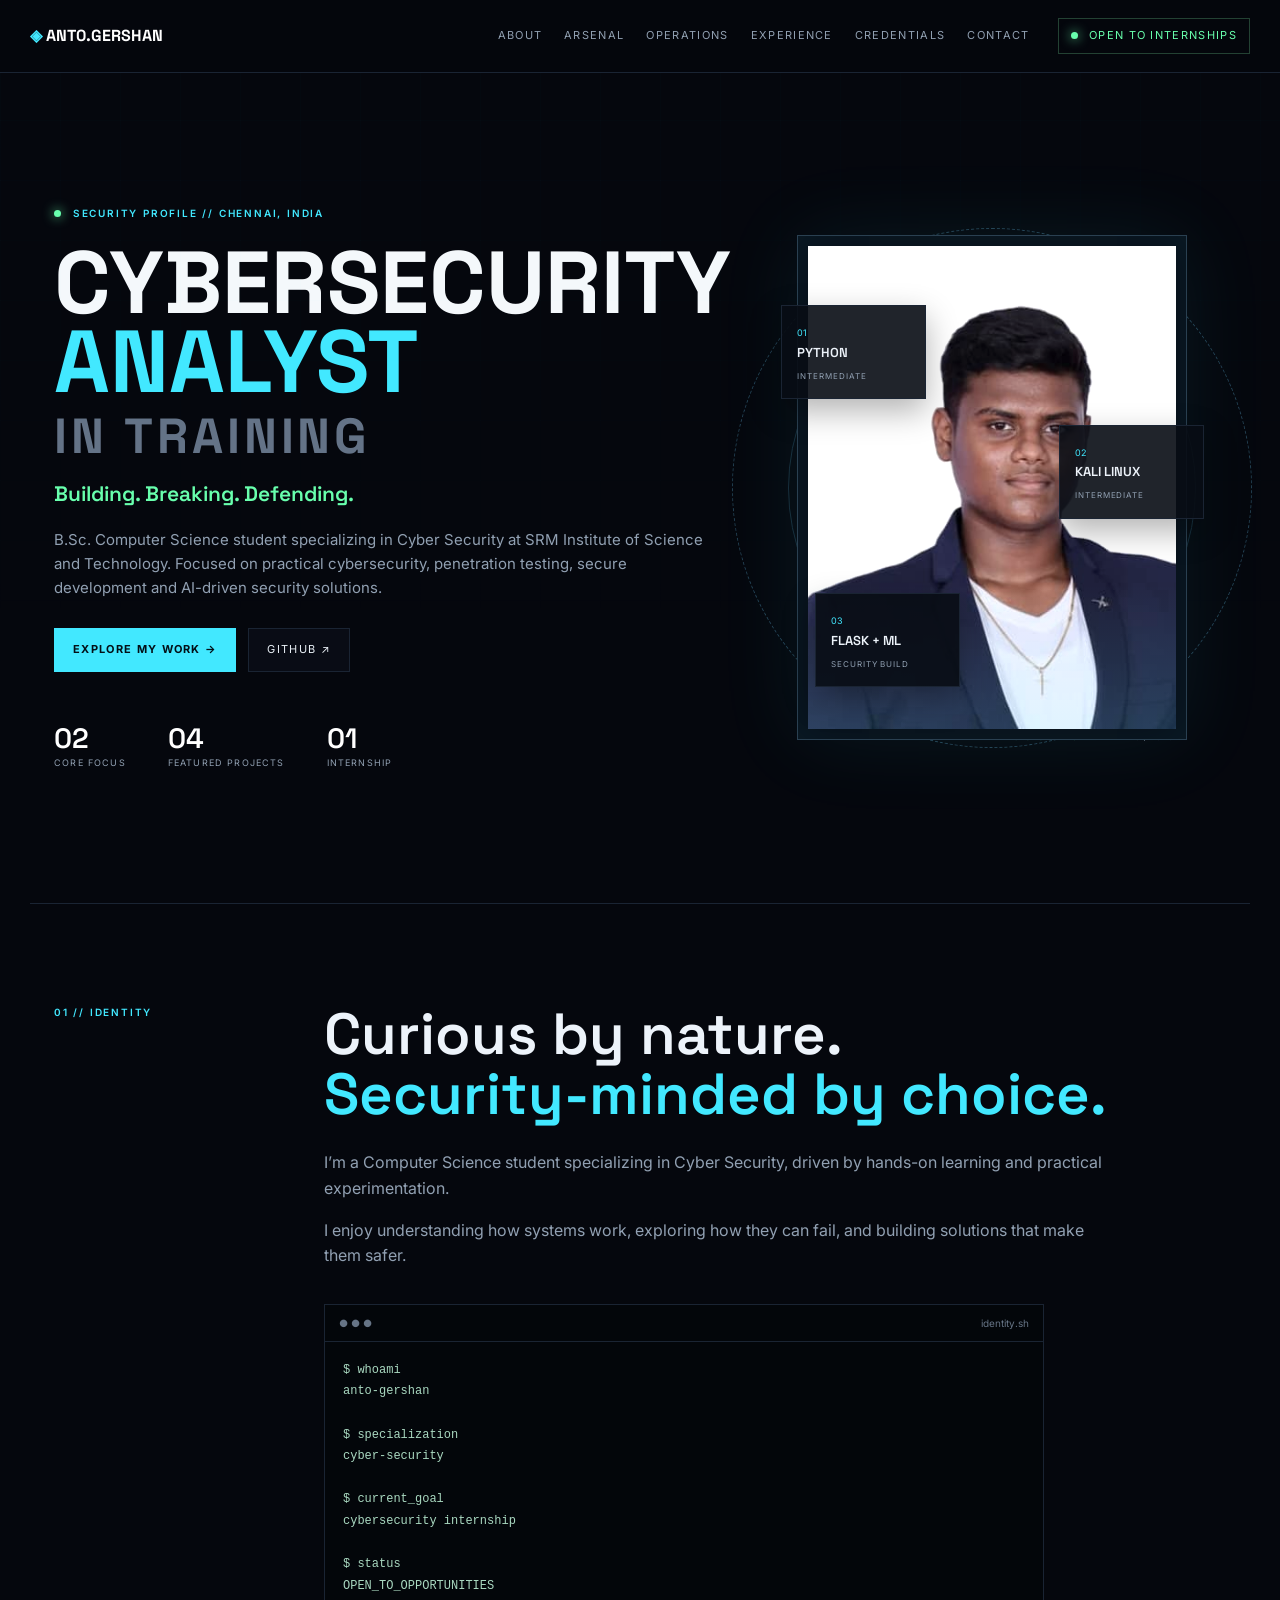
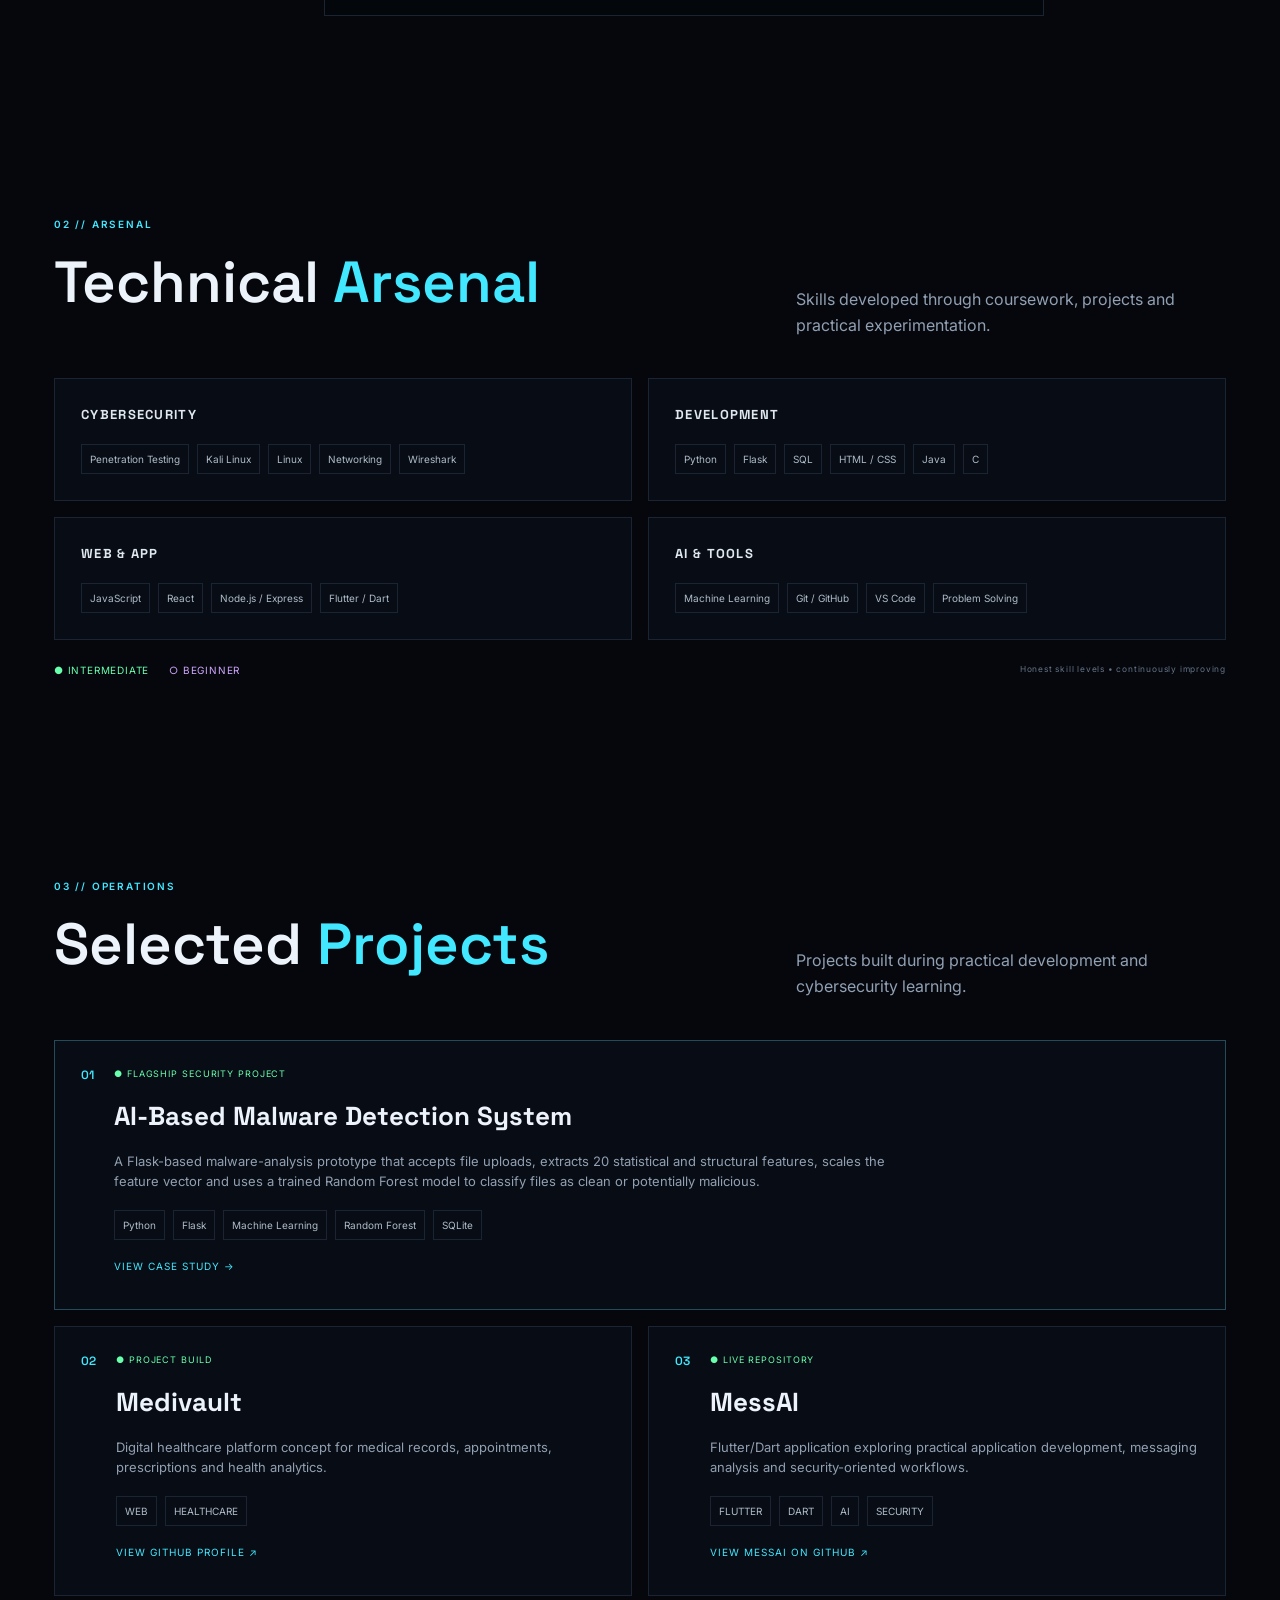
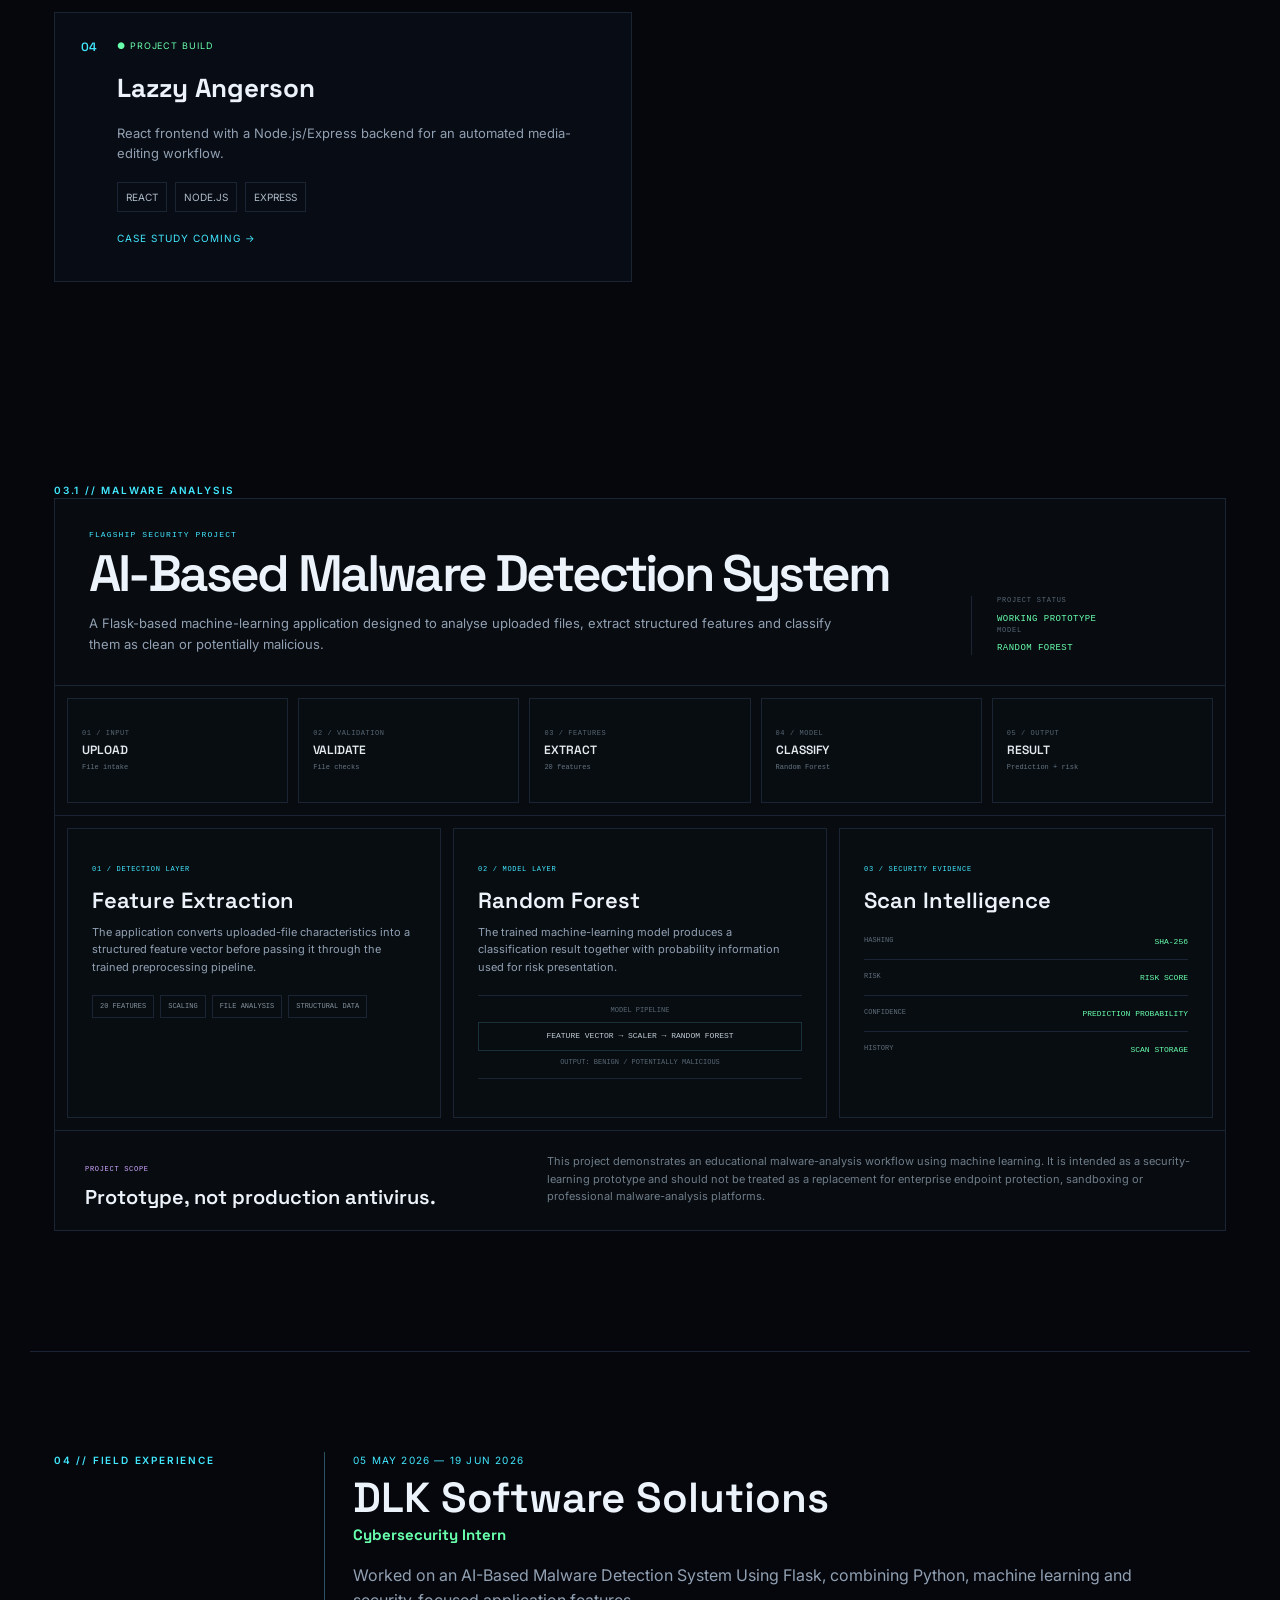
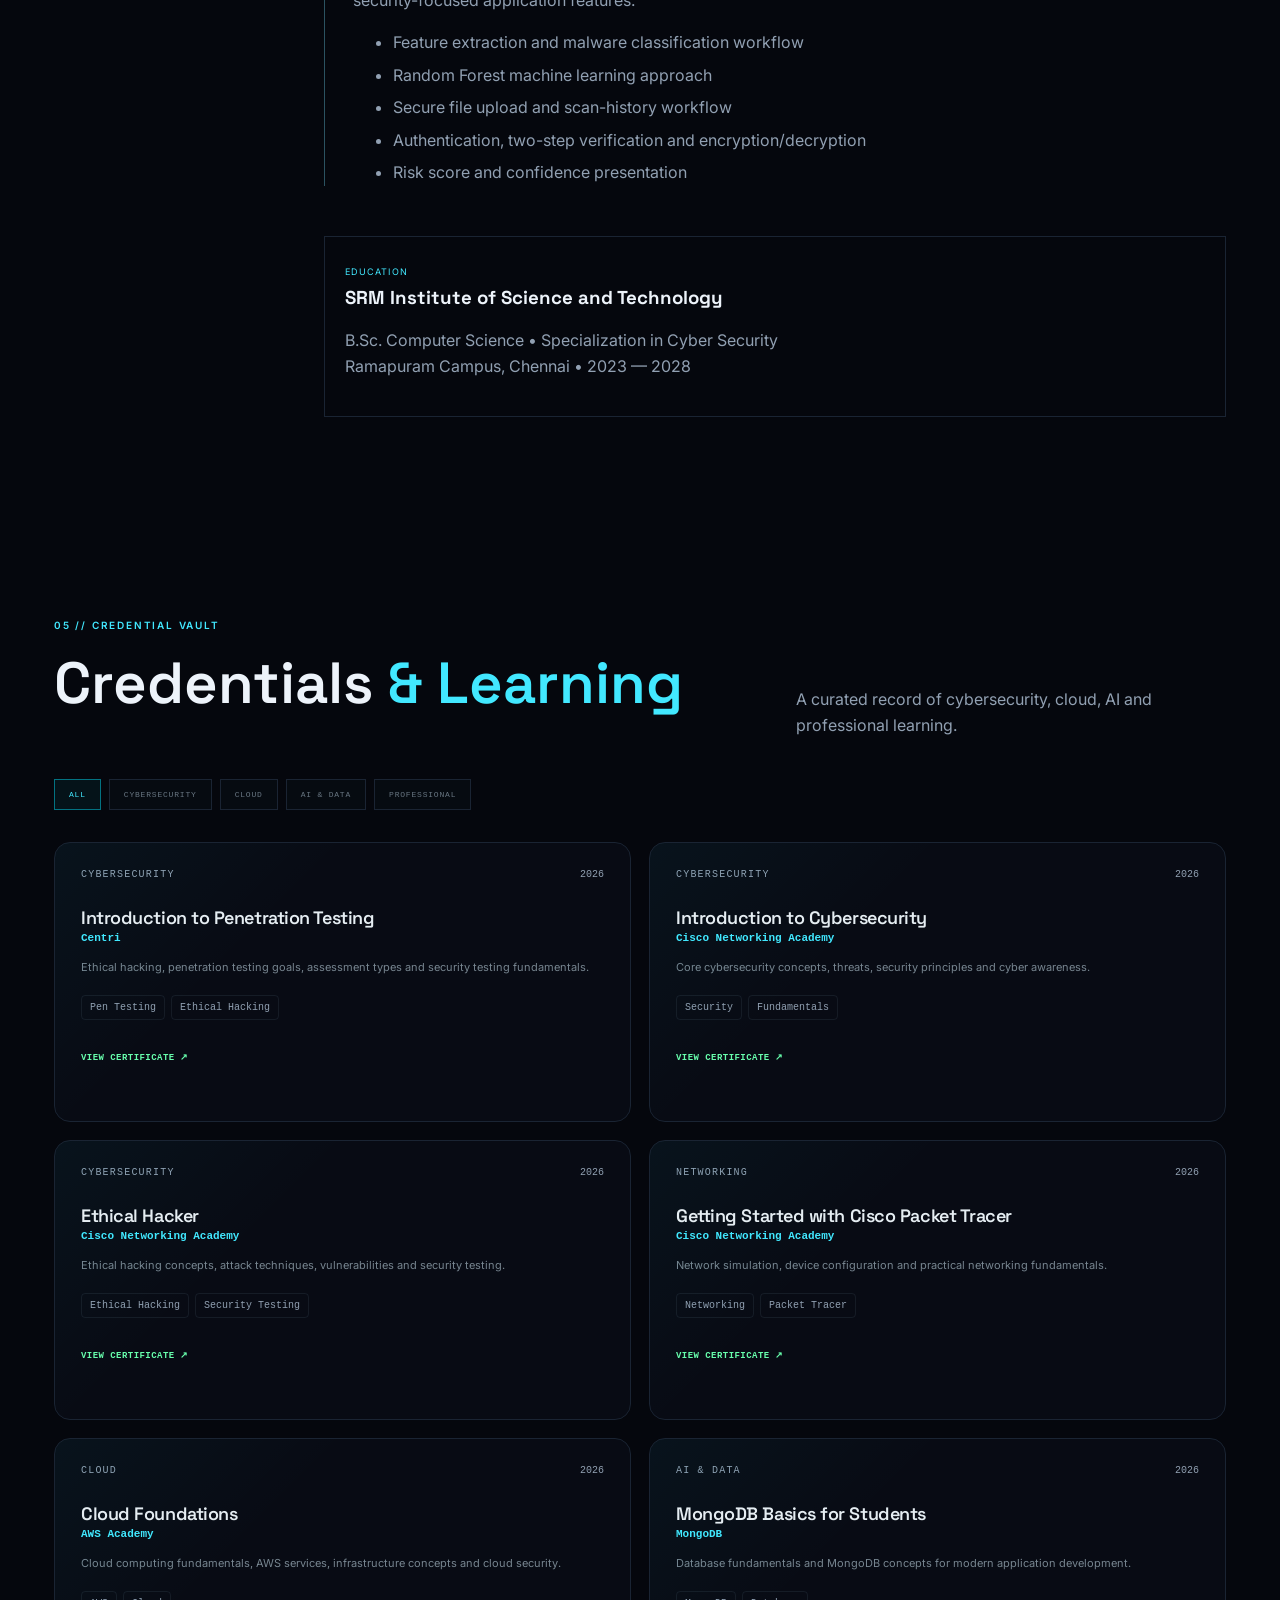
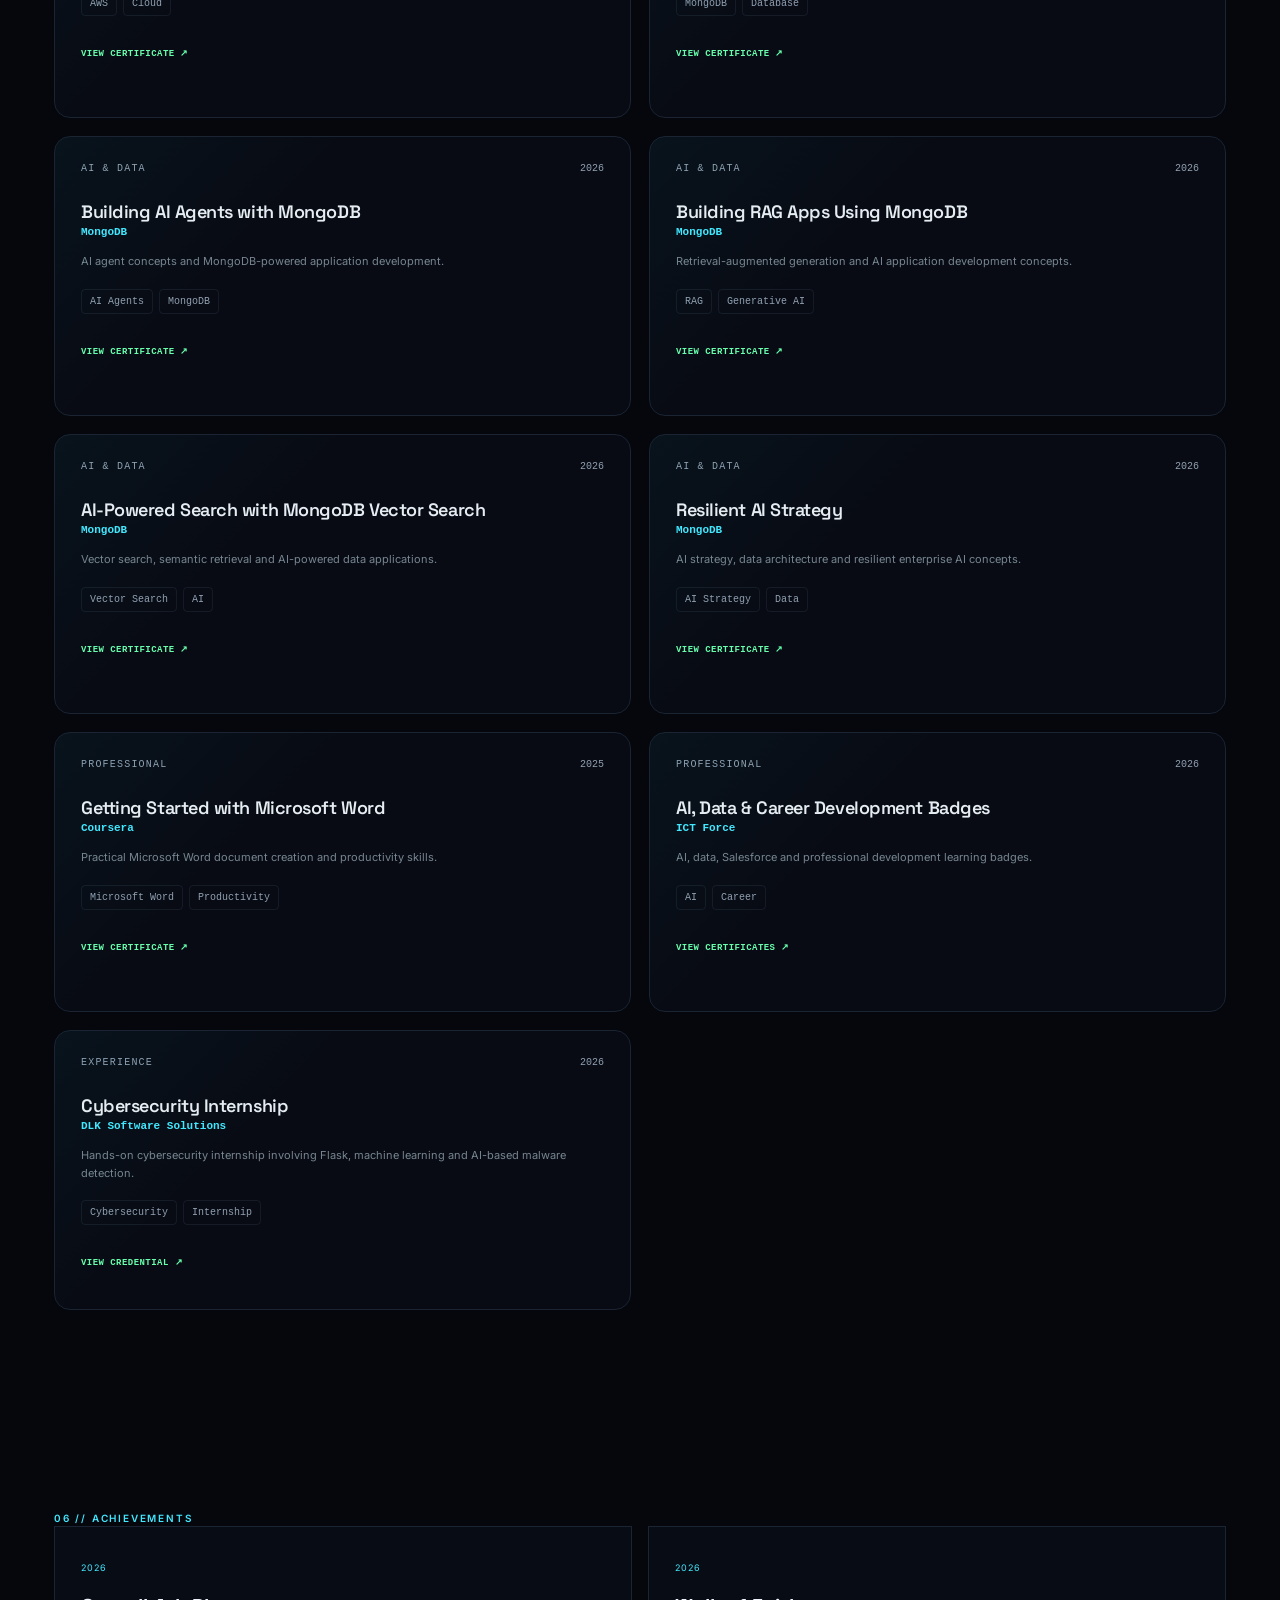
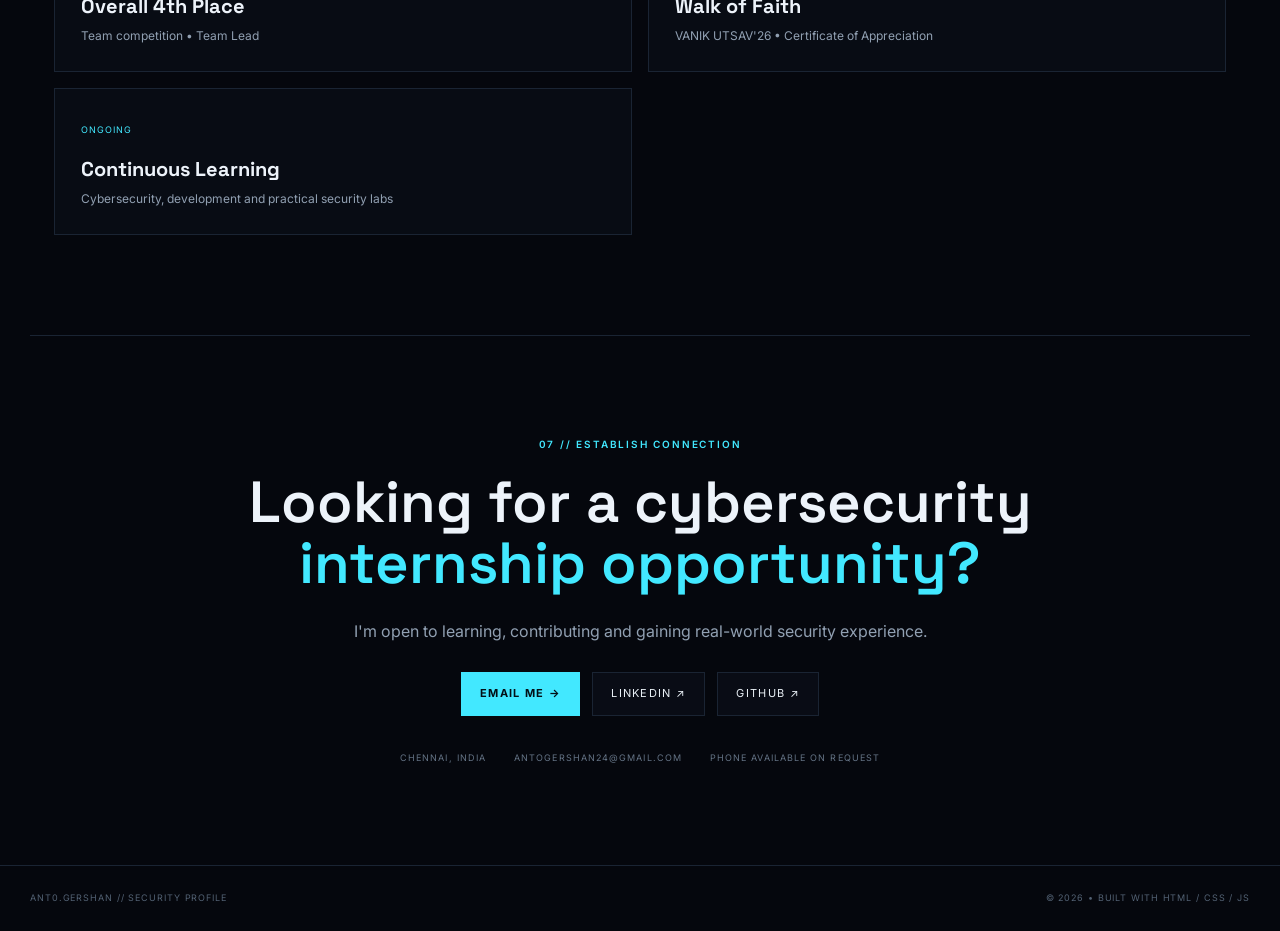
<file: index.html>
<!doctype html>
<html lang="en">

<head>
  <meta charset="utf-8">

  <meta
    name="viewport"
    content="width=device-width, initial-scale=1"
  >

  <meta
    name="description"
    content="Anto Gershan | Cybersecurity Analyst in Training"
  >

  <meta
    name="author"
    content="Anto Gershan"
  >

  <meta
    name="theme-color"
    content="#05070d"
  >

  <title>
    Anto Gershan | Cybersecurity Analyst in Training
  </title>

  <link rel="stylesheet" href="style.css">
</head>


<body>

  <!-- =====================================================
       BACKGROUND
  ====================================================== -->

  <div class="grid-bg"></div>
  <div class="scanline"></div>


  <!-- =====================================================
       NAVIGATION
  ====================================================== -->

  <header class="nav">

    <a
      class="brand"
      href="#home"
    >
      ◈ ANT0.GERSHAN
    </a>


    <nav>

      <a href="#about">
        ABOUT
      </a>

      <a href="#skills">
        ARSENAL
      </a>

      <a href="#projects">
        OPERATIONS
      </a>

      <a href="#experience">
        EXPERIENCE
      </a>

      <a href="#credentials">
        CREDENTIALS
      </a>

      <a href="#contact">
        CONTACT
      </a>

    </nav>


    <a
      class="status"
      href="#contact"
    >
      <i></i>
      OPEN TO INTERNSHIPS
    </a>

  </header>



  <main>


    <!-- ===================================================
         HERO
    ==================================================== -->

    <section
      id="home"
      class="hero"
    >

      <div class="hero-copy">

        <div class="eyebrow">

          <span class="pulse"></span>

          SECURITY PROFILE // CHENNAI, INDIA

        </div>


        <h1>

          <span>
            CYBERSECURITY
          </span>

          <strong>
            ANALYST
          </strong>

          <em>
            IN TRAINING
          </em>

        </h1>


        <p class="tagline">
          Building. Breaking. Defending.
        </p>


        <p class="intro">

          B.Sc. Computer Science student specializing in
          Cyber Security at SRM Institute of Science and
          Technology. Focused on practical cybersecurity,
          penetration testing, secure development and
          AI-driven security solutions.

        </p>


        <div class="actions">

          <a
            class="btn primary"
            href="#projects"
          >
            EXPLORE MY WORK →
          </a>


          <a
            class="btn"
            href="https://github.com/antogershan24-create"
            target="_blank"
            rel="noopener noreferrer"
          >
            GITHUB ↗
          </a>

        </div>


        <div class="quick-stats">

          <div>
            <b>02</b>
            <span>CORE FOCUS</span>
          </div>


          <div>
            <b>04</b>
            <span>FEATURED PROJECTS</span>
          </div>


          <div>
            <b>01</b>
            <span>INTERNSHIP</span>
          </div>

        </div>

      </div>



      <div class="hero-visual">

        <div class="reticle"></div>


        <div class="photo-wrap">

          <img
            src="assets/profile.jpeg"
            alt="Anto Gershan"
          >

        </div>


        <div class="float-card card-a">

          <span>01</span>

          <b>
            PYTHON
          </b>

          <small>
            INTERMEDIATE
          </small>

        </div>


        <div class="float-card card-b">

          <span>02</span>

          <b>
            KALI LINUX
          </b>

          <small>
            INTERMEDIATE
          </small>

        </div>


        <div class="float-card card-c">

          <span>03</span>

          <b>
            FLASK + ML
          </b>

          <small>
            SECURITY BUILD
          </small>

        </div>


        <div class="system">

          ● SYSTEM ONLINE

          <small>
            v1.0 / 2026
          </small>

        </div>

      </div>

    </section>



    <!-- ===================================================
         ABOUT
    ==================================================== -->

    <section
      id="about"
      class="section split"
    >

      <div class="section-label">
        01 // IDENTITY
      </div>


      <div>

        <h2>

          Curious by nature.

          <br>

          <span>
            Security-minded by choice.
          </span>

        </h2>


        <p>

          I’m a Computer Science student specializing in
          Cyber Security, driven by hands-on learning and
          practical experimentation.

        </p>


        <p>

          I enjoy understanding how systems work,
          exploring how they can fail, and building
          solutions that make them safer.

        </p>


        <div class="terminal">

          <div class="terminal-top">

            ● ● ●

            <span>
              identity.sh
            </span>

          </div>


          <pre>$ whoami
anto-gershan

$ specialization
cyber-security

$ current_goal
cybersecurity internship

$ status
OPEN_TO_OPPORTUNITIES</pre>

        </div>

      </div>

    </section>



    <!-- ===================================================
         SKILLS
    ==================================================== -->

    <section
      id="skills"
      class="section"
    >

      <div class="section-label">
        02 // ARSENAL
      </div>


      <div class="section-head">

        <h2>
          Technical <span>Arsenal</span>
        </h2>


        <p>
          Skills developed through coursework,
          projects and practical experimentation.
        </p>

      </div>


      <div class="skill-grid">


        <article>

          <h3>
            CYBERSECURITY
          </h3>


          <div class="chips">

            <span>
              Penetration Testing
            </span>

            <span>
              Kali Linux
            </span>

            <span>
              Linux
            </span>

            <span>
              Networking
            </span>

            <span>
              Wireshark
            </span>

          </div>

        </article>



        <article>

          <h3>
            DEVELOPMENT
          </h3>


          <div class="chips">

            <span>
              Python
            </span>

            <span>
              Flask
            </span>

            <span>
              SQL
            </span>

            <span>
              HTML / CSS
            </span>

            <span>
              Java
            </span>

            <span>
              C
            </span>

          </div>

        </article>



        <article>

          <h3>
            WEB &amp; APP
          </h3>


          <div class="chips">

            <span>
              JavaScript
            </span>

            <span>
              React
            </span>

            <span>
              Node.js / Express
            </span>

            <span>
              Flutter / Dart
            </span>

          </div>

        </article>



        <article>

          <h3>
            AI &amp; TOOLS
          </h3>


          <div class="chips">

            <span>
              Machine Learning
            </span>

            <span>
              Git / GitHub
            </span>

            <span>
              VS Code
            </span>

            <span>
              Problem Solving
            </span>

          </div>

        </article>


      </div>


      <div class="level-row">

        <span>
          ● INTERMEDIATE
        </span>

        <span>
          ○ BEGINNER
        </span>

        <small>
          Honest skill levels • continuously improving
        </small>

      </div>

    </section>



    <!-- ===================================================
         PROJECTS
    ==================================================== -->

    <section
      id="projects"
      class="section"
    >

      <div class="section-label">
        03 // OPERATIONS
      </div>


      <div class="section-head">

        <h2>
          Selected <span>Projects</span>
        </h2>


        <p>
          Projects built during practical development
          and cybersecurity learning.
        </p>

      </div>


      <div class="project-grid">


        <!-- MALWARE -->

        <article class="project featured">

          <div class="project-no">
            01
          </div>


          <div class="project-body">

            <div class="project-status">
              ● FLAGSHIP SECURITY PROJECT
            </div>


            <h3>
              AI-Based Malware Detection System
            </h3>


            <p>

              A Flask-based malware-analysis prototype
              that accepts file uploads, extracts 20
              statistical and structural features,
              scales the feature vector and uses a
              trained Random Forest model to classify
              files as clean or potentially malicious.

            </p>


            <div class="tags">

              <span>Python</span>
              <span>Flask</span>
              <span>Machine Learning</span>
              <span>Random Forest</span>
              <span>SQLite</span>

            </div>


            <a href="#malware-case-study">
              VIEW CASE STUDY →
            </a>

          </div>

        </article>



        <!-- MEDIVAULT -->

        <article class="project">

          <div class="project-no">
            02
          </div>


          <div class="project-body">

            <div class="project-status">
              ● PROJECT BUILD
            </div>


            <h3>
              Medivault
            </h3>


            <p>

              Digital healthcare platform concept for
              medical records, appointments,
              prescriptions and health analytics.

            </p>


            <div class="tags">

              <span>
                WEB
              </span>

              <span>
                HEALTHCARE
              </span>

            </div>


            <a
              href="https://github.com/antogershan24-create"
              target="_blank"
              rel="noopener noreferrer"
            >
              VIEW GITHUB PROFILE ↗
            </a>

          </div>

        </article>



        <!-- MESSAI -->

        <article class="project">

          <div class="project-no">
            03
          </div>


          <div class="project-body">

            <div class="project-status">
              ● LIVE REPOSITORY
            </div>


            <h3>
              MessAI
            </h3>


            <p>

              Flutter/Dart application exploring
              practical application development,
              messaging analysis and security-oriented
              workflows.

            </p>


            <div class="tags">

              <span>
                FLUTTER
              </span>

              <span>
                DART
              </span>

              <span>
                AI
              </span>

              <span>
                SECURITY
              </span>

            </div>


            <a
              href="https://github.com/antogershan24-create/messai"
              target="_blank"
              rel="noopener noreferrer"
            >
              VIEW MESSAI ON GITHUB ↗
            </a>

          </div>

        </article>



        <!-- LAZZY -->

        <article class="project">

          <div class="project-no">
            04
          </div>


          <div class="project-body">

            <div class="project-status">
              ● PROJECT BUILD
            </div>


            <h3>
              Lazzy Angerson
            </h3>


            <p>

              React frontend with a Node.js/Express
              backend for an automated media-editing
              workflow.

            </p>


            <div class="tags">

              <span>
                REACT
              </span>

              <span>
                NODE.JS
              </span>

              <span>
                EXPRESS
              </span>

            </div>


            <a href="#contact">
              CASE STUDY COMING →
            </a>

          </div>

        </article>


      </div>

    </section>



    <!-- ===================================================
         MALWARE CASE STUDY
    ==================================================== -->

    <section
      id="malware-case-study"
      class="section malware-case-study"
    >

      <div class="section-label">
        03.1 // MALWARE ANALYSIS
      </div>


      <div class="malware-dossier">


        <div class="malware-intro">

          <div>

            <div class="case-label">
              FLAGSHIP SECURITY PROJECT
            </div>


            <h3>
              AI-Based Malware Detection System
            </h3>


            <p>

              A Flask-based machine-learning application
              designed to analyse uploaded files, extract
              structured features and classify them as
              clean or potentially malicious.

            </p>

          </div>


          <div class="case-status">

            <span>
              PROJECT STATUS
            </span>

            <strong>
              WORKING PROTOTYPE
            </strong>

            <span>
              MODEL
            </span>

            <strong>
              RANDOM FOREST
            </strong>

          </div>

        </div>



        <div class="threat-pipeline">


          <div class="pipeline-step">

            <small>
              01 / INPUT
            </small>

            <strong>
              UPLOAD
            </strong>

            <span>
              File intake
            </span>

          </div>


          <div class="pipeline-step">

            <small>
              02 / VALIDATION
            </small>

            <strong>
              VALIDATE
            </strong>

            <span>
              File checks
            </span>

          </div>


          <div class="pipeline-step">

            <small>
              03 / FEATURES
            </small>

            <strong>
              EXTRACT
            </strong>

            <span>
              20 features
            </span>

          </div>


          <div class="pipeline-step">

            <small>
              04 / MODEL
            </small>

            <strong>
              CLASSIFY
            </strong>

            <span>
              Random Forest
            </span>

          </div>


          <div class="pipeline-step">

            <small>
              05 / OUTPUT
            </small>

            <strong>
              RESULT
            </strong>

            <span>
              Prediction + risk
            </span>

          </div>


        </div>



        <div class="malware-grid">


          <article class="case-panel">

            <small>
              01 / DETECTION LAYER
            </small>

            <h4>
              Feature Extraction
            </h4>

            <p>

              The application converts uploaded-file
              characteristics into a structured feature
              vector before passing it through the
              trained preprocessing pipeline.

            </p>


            <div class="feature-list">

              <span>
                20 FEATURES
              </span>

              <span>
                SCALING
              </span>

              <span>
                FILE ANALYSIS
              </span>

              <span>
                STRUCTURAL DATA
              </span>

            </div>

          </article>



          <article class="case-panel">

            <small>
              02 / MODEL LAYER
            </small>

            <h4>
              Random Forest
            </h4>

            <p>

              The trained machine-learning model
              produces a classification result together
              with probability information used for
              risk presentation.

            </p>


            <div class="model-box">

              <span>
                MODEL PIPELINE
              </span>

              <strong>
                FEATURE VECTOR → SCALER → RANDOM FOREST
              </strong>

              <span>
                OUTPUT: BENIGN / POTENTIALLY MALICIOUS
              </span>

            </div>

          </article>



          <article class="case-panel">

            <small>
              03 / SECURITY EVIDENCE
            </small>

            <h4>
              Scan Intelligence
            </h4>


            <div class="evidence-row">

              <span>
                HASHING
              </span>

              <strong>
                SHA-256
              </strong>

            </div>


            <div class="evidence-row">

              <span>
                RISK
              </span>

              <strong>
                RISK SCORE
              </strong>

            </div>


            <div class="evidence-row">

              <span>
                CONFIDENCE
              </span>

              <strong>
                PREDICTION PROBABILITY
              </strong>

            </div>


            <div class="evidence-row">

              <span>
                HISTORY
              </span>

              <strong>
                SCAN STORAGE
              </strong>

            </div>

          </article>


        </div>



        <div class="limitations">


          <div>

            <small>
              PROJECT SCOPE
            </small>

            <h4>
              Prototype, not production antivirus.
            </h4>

          </div>


          <p>

            This project demonstrates an educational
            malware-analysis workflow using machine
            learning. It is intended as a
            security-learning prototype and should not
            be treated as a replacement for enterprise
            endpoint protection, sandboxing or
            professional malware-analysis platforms.

          </p>

        </div>

      </div>

    </section>



    <!-- ===================================================
         EXPERIENCE
    ==================================================== -->

    <section
      id="experience"
      class="section split"
    >

      <div class="section-label">
        04 // FIELD EXPERIENCE
      </div>


      <div>

        <div class="timeline-item">

          <div class="date">
            05 MAY 2026 — 19 JUN 2026
          </div>


          <h2>
            DLK Software Solutions
          </h2>


          <h3>
            Cybersecurity Intern
          </h3>


          <p>

            Worked on an AI-Based Malware Detection
            System Using Flask, combining Python,
            machine learning and security-focused
            application features.

          </p>


          <ul>

            <li>
              Feature extraction and malware
              classification workflow
            </li>

            <li>
              Random Forest machine learning approach
            </li>

            <li>
              Secure file upload and scan-history
              workflow
            </li>

            <li>
              Authentication, two-step verification
              and encryption/decryption
            </li>

            <li>
              Risk score and confidence presentation
            </li>

          </ul>

        </div>


        <div class="education">

          <span>
            EDUCATION
          </span>


          <h3>
            SRM Institute of Science and Technology
          </h3>


          <p>

            B.Sc. Computer Science • Specialization
            in Cyber Security

            <br>

            Ramapuram Campus, Chennai • 2023 — 2028

          </p>

        </div>

      </div>

    </section>



    <!-- ===================================================
         CREDENTIAL VAULT
    ==================================================== -->

    <section
      id="credentials"
      class="section credentials-section"
    >

      <div class="section-label">
        05 // CREDENTIAL VAULT
      </div>


      <div class="section-head">

        <h2>
          Credentials <span>&amp; Learning</span>
        </h2>


        <p>
          A curated record of cybersecurity, cloud,
          AI and professional learning.
        </p>

      </div>


      <div class="credential-filters">

        <button
          type="button"
          class="credential-filter active"
          data-filter="all"
        >
          ALL
        </button>


        <button
          type="button"
          class="credential-filter"
          data-filter="cyber"
        >
          CYBERSECURITY
        </button>


        <button
          type="button"
          class="credential-filter"
          data-filter="cloud"
        >
          CLOUD
        </button>


        <button
          type="button"
          class="credential-filter"
          data-filter="ai"
        >
          AI &amp; DATA
        </button>


        <button
          type="button"
          class="credential-filter"
          data-filter="professional"
        >
          PROFESSIONAL
        </button>

      </div>


      <div class="credential-grid">


        <!-- 01 -->

        <article
          class="credential-card"
          data-category="cyber"
        >

          <div class="credential-card-top">

            <span class="credential-category">
              CYBERSECURITY
            </span>

            <span class="credential-year">
              2026
            </span>

          </div>


          <h3>
            Introduction to Penetration Testing
          </h3>


          <strong>
            Centri
          </strong>


          <p>

            Ethical hacking, penetration testing
            goals, assessment types and security
            testing fundamentals.

          </p>


          <div class="credential-tags">

            <span>
              Pen Testing
            </span>

            <span>
              Ethical Hacking
            </span>

          </div>


          <a
            href="assets/certs/introduction-to-penetration-testing.pdf"
            target="_blank"
            rel="noopener noreferrer"
          >
            VIEW CERTIFICATE ↗
          </a>

        </article>



        <!-- 02 -->

        <article
          class="credential-card"
          data-category="cyber"
        >

          <div class="credential-card-top">

            <span class="credential-category">
              CYBERSECURITY
            </span>

            <span class="credential-year">
              2026
            </span>

          </div>


          <h3>
            Introduction to Cybersecurity
          </h3>


          <strong>
            Cisco Networking Academy
          </strong>


          <p>

            Core cybersecurity concepts, threats,
            security principles and cyber awareness.

          </p>


          <div class="credential-tags">

            <span>
              Security
            </span>

            <span>
              Fundamentals
            </span>

          </div>


          <a
            href="assets/certs/introduction-to-cybersecurity.pdf"
            target="_blank"
            rel="noopener noreferrer"
          >
            VIEW CERTIFICATE ↗
          </a>

        </article>



        <!-- 03 -->

        <article
          class="credential-card"
          data-category="cyber"
        >

          <div class="credential-card-top">

            <span class="credential-category">
              CYBERSECURITY
            </span>

            <span class="credential-year">
              2026
            </span>

          </div>


          <h3>
            Ethical Hacker
          </h3>


          <strong>
            Cisco Networking Academy
          </strong>


          <p>

            Ethical hacking concepts, attack techniques,
            vulnerabilities and security testing.

          </p>


          <div class="credential-tags">

            <span>
              Ethical Hacking
            </span>

            <span>
              Security Testing
            </span>

          </div>


          <a
            href="assets/certs/ethical-hacker.pdf"
            target="_blank"
            rel="noopener noreferrer"
          >
            VIEW CERTIFICATE ↗
          </a>

        </article>



        <!-- 04 -->

        <article
          class="credential-card"
          data-category="cyber"
        >

          <div class="credential-card-top">

            <span class="credential-category">
              NETWORKING
            </span>

            <span class="credential-year">
              2026
            </span>

          </div>


          <h3>
            Getting Started with Cisco Packet Tracer
          </h3>


          <strong>
            Cisco Networking Academy
          </strong>


          <p>

            Network simulation, device configuration
            and practical networking fundamentals.

          </p>


          <div class="credential-tags">

            <span>
              Networking
            </span>

            <span>
              Packet Tracer
            </span>

          </div>


          <a
            href="assets/certs/cisco-packet-tracer.pdf"
            target="_blank"
            rel="noopener noreferrer"
          >
            VIEW CERTIFICATE ↗
          </a>

        </article>



        <!-- 05 -->

        <article
          class="credential-card"
          data-category="cloud"
        >

          <div class="credential-card-top">

            <span class="credential-category">
              CLOUD
            </span>

            <span class="credential-year">
              2026
            </span>

          </div>


          <h3>
            Cloud Foundations
          </h3>


          <strong>
            AWS Academy
          </strong>


          <p>

            Cloud computing fundamentals, AWS services,
            infrastructure concepts and cloud security.

          </p>


          <div class="credential-tags">

            <span>
              AWS
            </span>

            <span>
              Cloud
            </span>

          </div>


          <a
            href="assets/certs/aws-cloud-foundations.pdf"
            target="_blank"
            rel="noopener noreferrer"
          >
            VIEW CERTIFICATE ↗
          </a>

        </article>



        <!-- 06 -->

        <article
          class="credential-card"
          data-category="ai"
        >

          <div class="credential-card-top">

            <span class="credential-category">
              AI &amp; DATA
            </span>

            <span class="credential-year">
              2026
            </span>

          </div>


          <h3>
            MongoDB Basics for Students
          </h3>


          <strong>
            MongoDB
          </strong>


          <p>

            Database fundamentals and MongoDB concepts
            for modern application development.

          </p>


          <div class="credential-tags">

            <span>
              MongoDB
            </span>

            <span>
              Database
            </span>

          </div>


          <a
            href="assets/certs/mongodb-basics.pdf"
            target="_blank"
            rel="noopener noreferrer"
          >
            VIEW CERTIFICATE ↗
          </a>

        </article>



        <!-- 07 -->

        <article
          class="credential-card"
          data-category="ai"
        >

          <div class="credential-card-top">

            <span class="credential-category">
              AI &amp; DATA
            </span>

            <span class="credential-year">
              2026
            </span>

          </div>


          <h3>
            Building AI Agents with MongoDB
          </h3>


          <strong>
            MongoDB
          </strong>


          <p>

            AI agent concepts and MongoDB-powered
            application development.

          </p>


          <div class="credential-tags">

            <span>
              AI Agents
            </span>

            <span>
              MongoDB
            </span>

          </div>


          <a
            href="assets/certs/mongodb-ai-agents.pdf"
            target="_blank"
            rel="noopener noreferrer"
          >
            VIEW CERTIFICATE ↗
          </a>

        </article>



        <!-- 08 -->

        <article
          class="credential-card"
          data-category="ai"
        >

          <div class="credential-card-top">

            <span class="credential-category">
              AI &amp; DATA
            </span>

            <span class="credential-year">
              2026
            </span>

          </div>


          <h3>
            Building RAG Apps Using MongoDB
          </h3>


          <strong>
            MongoDB
          </strong>


          <p>

            Retrieval-augmented generation and AI
            application development concepts.

          </p>


          <div class="credential-tags">

            <span>
              RAG
            </span>

            <span>
              Generative AI
            </span>

          </div>


          <a
            href="assets/certs/mongodb-rag.pdf"
            target="_blank"
            rel="noopener noreferrer"
          >
            VIEW CERTIFICATE ↗
          </a>

        </article>



        <!-- 09 -->

        <article
          class="credential-card"
          data-category="ai"
        >

          <div class="credential-card-top">

            <span class="credential-category">
              AI &amp; DATA
            </span>

            <span class="credential-year">
              2026
            </span>

          </div>


          <h3>
            AI-Powered Search with MongoDB Vector Search
          </h3>


          <strong>
            MongoDB
          </strong>


          <p>

            Vector search, semantic retrieval and
            AI-powered data applications.

          </p>


          <div class="credential-tags">

            <span>
              Vector Search
            </span>

            <span>
              AI
            </span>

          </div>


          <a
            href="assets/certs/mongodb-vector-search.pdf"
            target="_blank"
            rel="noopener noreferrer"
          >
            VIEW CERTIFICATE ↗
          </a>

        </article>



        <!-- 10 -->

        <article
          class="credential-card"
          data-category="ai"
        >

          <div class="credential-card-top">

            <span class="credential-category">
              AI &amp; DATA
            </span>

            <span class="credential-year">
              2026
            </span>

          </div>


          <h3>
            Resilient AI Strategy
          </h3>


          <strong>
            MongoDB
          </strong>


          <p>

            AI strategy, data architecture and
            resilient enterprise AI concepts.

          </p>


          <div class="credential-tags">

            <span>
              AI Strategy
            </span>

            <span>
              Data
            </span>

          </div>


          <a
            href="assets/certs/mongodb-resilient-ai-strategy.pdf"
            target="_blank"
            rel="noopener noreferrer"
          >
            VIEW CERTIFICATE ↗
          </a>

        </article>



        <!-- 11 -->

        <article
          class="credential-card"
          data-category="professional"
        >

          <div class="credential-card-top">

            <span class="credential-category">
              PROFESSIONAL
            </span>

            <span class="credential-year">
              2025
            </span>

          </div>


          <h3>
            Getting Started with Microsoft Word
          </h3>


          <strong>
            Coursera
          </strong>


          <p>

            Practical Microsoft Word document creation
            and productivity skills.

          </p>


          <div class="credential-tags">

            <span>
              Microsoft Word
            </span>

            <span>
              Productivity
            </span>

          </div>


          <a
            href="assets/certs/coursera-microsoft-word.pdf"
            target="_blank"
            rel="noopener noreferrer"
          >
            VIEW CERTIFICATE ↗
          </a>

        </article>



        <!-- 12 -->

        <article
          class="credential-card"
          data-category="professional"
        >

          <div class="credential-card-top">

            <span class="credential-category">
              PROFESSIONAL
            </span>

            <span class="credential-year">
              2026
            </span>

          </div>


          <h3>
            AI, Data &amp; Career Development Badges
          </h3>


          <strong>
            ICT Force
          </strong>


          <p>

            AI, data, Salesforce and professional
            development learning badges.

          </p>


          <div class="credential-tags">

            <span>
              AI
            </span>

            <span>
              Career
            </span>

          </div>


          <a
            href="assets/certs/ict-force-badges.pdf"
            target="_blank"
            rel="noopener noreferrer"
          >
            VIEW CERTIFICATES ↗
          </a>

        </article>



        <!-- 13 -->

        <article
          class="credential-card experience-card"
          data-category="professional"
        >

          <div class="credential-card-top">

            <span class="credential-category">
              EXPERIENCE
            </span>

            <span class="credential-year">
              2026
            </span>

          </div>


          <h3>
            Cybersecurity Internship
          </h3>


          <strong>
            DLK Software Solutions
          </strong>


          <p>

            Hands-on cybersecurity internship involving
            Flask, machine learning and AI-based
            malware detection.

          </p>


          <div class="credential-tags">

            <span>
              Cybersecurity
            </span>

            <span>
              Internship
            </span>

          </div>


          <a
            href="assets/certs/dlk-cybersecurity-internship.pdf"
            target="_blank"
            rel="noopener noreferrer"
          >
            VIEW CREDENTIAL ↗
          </a>

        </article>


      </div>

    </section>



    <!-- ===================================================
         ACHIEVEMENTS
    ==================================================== -->

    <section class="section achievements">

      <div class="section-label">
        06 // ACHIEVEMENTS
      </div>


      <div class="achievement-grid">


        <div>

          <span>
            2026
          </span>

          <h3>
            Overall 4th Place
          </h3>

          <p>
            Team competition • Team Lead
          </p>

        </div>


        <div>

          <span>
            2026
          </span>

          <h3>
            Walk of Faith
          </h3>

          <p>
            VANIK UTSAV'26 • Certificate of Appreciation
          </p>

        </div>


        <div>

          <span>
            ONGOING
          </span>

          <h3>
            Continuous Learning
          </h3>

          <p>
            Cybersecurity, development and practical
            security labs
          </p>

        </div>


      </div>

    </section>



    <!-- ===================================================
         CONTACT
    ==================================================== -->

    <section
      id="contact"
      class="section contact"
    >

      <div class="section-label">
        07 // ESTABLISH CONNECTION
      </div>


      <h2>

        Looking for a cybersecurity

        <br>

        <span>
          internship opportunity?
        </span>

      </h2>


      <p>
        I'm open to learning, contributing and gaining
        real-world security experience.
      </p>


      <div class="contact-actions">


        <a
          class="btn primary"
          href="mailto:antogershan24@gmail.com"
        >
          EMAIL ME →
        </a>


        <a
          class="btn"
          href="https://www.linkedin.com/in/anto-gershan-921530381"
          target="_blank"
          rel="noopener noreferrer"
        >
          LINKEDIN ↗
        </a>


        <a
          class="btn"
          href="https://github.com/antogershan24-create"
          target="_blank"
          rel="noopener noreferrer"
        >
          GITHUB ↗
        </a>

      </div>


      <div class="contact-meta">

        <span>
          CHENNAI, INDIA
        </span>

        <span>
          ANTOGERSHAN24@GMAIL.COM
        </span>

        <span>
          PHONE AVAILABLE ON REQUEST
        </span>

      </div>

    </section>

  </main>



  <!-- =====================================================
       FOOTER
  ====================================================== -->

  <footer>

    <span>
      ANT0.GERSHAN // SECURITY PROFILE
    </span>

    <span>
      © 2026 • BUILT WITH HTML / CSS / JS
    </span>

  </footer>



  <!-- =====================================================
       CREDENTIAL FILTER
  ====================================================== -->

  <script>

    document.addEventListener(
      "DOMContentLoaded",
      function () {

        const filters =
          document.querySelectorAll(
            ".credential-filter"
          );

        const cards =
          document.querySelectorAll(
            ".credential-card"
          );


        filters.forEach(
          function (filter) {

            filter.addEventListener(
              "click",
              function () {

                const selected =
                  filter.dataset.filter;


                filters.forEach(
                  function (button) {

                    button.classList.remove(
                      "active"
                    );

                  }
                );


                filter.classList.add(
                  "active"
                );


                cards.forEach(
                  function (card) {

                    const category =
                      card.dataset.category;


                    if (
                      selected === "all" ||
                      category === selected
                    ) {

                      card.classList.remove(
                        "is-hidden"
                      );

                    } else {

                      card.classList.add(
                        "is-hidden"
                      );

                    }

                  }
                );

              }
            );

          }
        );

      }
    );

  </script>


  <script src="script.js"></script>

</body>

</html>
</file>
<file: style.css>
@import url('https://fonts.googleapis.com/css2?family=Inter:wght@400;500;600;700&family=Space+Grotesk:wght@400;500;600;700&display=swap');

:root{
  --bg:#05070d;
  --panel:#0a0e17;
  --line:#1a2433;
  --text:#edf3fa;
  --muted:#91a0b2;
  --cyan:#42e8ff;
  --green:#68ffad;
  --violet:#9a7cff;
  --max:1220px
}

*{
  box-sizing:border-box
}

html{
  scroll-behavior:smooth
}

body{
  margin:0;
  background:var(--bg);
  color:var(--text);
  font-family:Inter,system-ui,sans-serif;
  line-height:1.6;
  overflow-x:hidden
}

.grid-bg{
  position:fixed;
  inset:0;
  pointer-events:none;
  opacity:.22;
  background-image:
    linear-gradient(rgba(66,232,255,.07) 1px,transparent 1px),
    linear-gradient(90deg,rgba(66,232,255,.07) 1px,transparent 1px);
  background-size:60px 60px;
  mask-image:linear-gradient(to bottom,black,transparent 90%)
}

.scanline{
  position:fixed;
  left:0;
  right:0;
  top:-10%;
  height:1px;
  background:var(--cyan);
  opacity:.16;
  box-shadow:0 0 18px var(--cyan);
  animation:scan 8s linear infinite;
  pointer-events:none;
  z-index:9
}

@keyframes scan{
  to{
    top:110%
  }
}

/* =========================
   NAVIGATION
   ========================= */

.nav{
  position:sticky;
  top:0;
  z-index:20;
  display:flex;
  align-items:center;
  gap:28px;
  padding:18px max(24px,calc((100% - var(--max))/2));
  background:rgba(5,7,13,.82);
  backdrop-filter:blur(16px);
  border-bottom:1px solid var(--line)
}

.brand{
  font:700 16px 'Space Grotesk';
  color:#fff;
  text-decoration:none;
  white-space:nowrap
}

.brand:first-letter{
  color:var(--cyan)
}

nav{
  display:flex;
  gap:22px;
  margin-left:auto
}

nav a,
.status{
  font-size:11px;
  letter-spacing:.12em;
  color:var(--muted);
  text-decoration:none
}

.status{
  border:1px solid #234133;
  padding:8px 12px;
  color:var(--green);
  white-space:nowrap
}

.status i,
.pulse{
  display:inline-block;
  width:7px;
  height:7px;
  border-radius:50%;
  background:var(--green);
  box-shadow:0 0 12px var(--green);
  margin-right:7px
}

/* =========================
   HERO
   ========================= */

.hero,
.section{
  max-width:var(--max);
  margin:auto;
  padding:100px 24px
}

.hero{
  min-height:calc(100vh - 70px);
  display:grid;
  grid-template-columns:1.05fr .95fr;
  align-items:center;
  gap:50px
}

.eyebrow,
.section-label{
  font-size:10px;
  letter-spacing:.18em;
  color:var(--cyan);
  font-weight:600
}

.hero h1{
  font:700 clamp(48px,7vw,88px)/.9 'Space Grotesk';
  margin:22px 0
}

.hero h1 span,
.hero h1 strong,
.hero h1 em{
  display:block
}

.hero h1 span{
  color:#f4f8fb
}

.hero h1 strong{
  color:var(--cyan);
  font-style:normal
}

.hero h1 em{
  font-style:normal;
  color:#647387;
  font-size:.56em;
  letter-spacing:.08em;
  margin-top:12px
}

.tagline{
  font:600 21px 'Space Grotesk';
  color:var(--green)
}

.intro{
  max-width:650px;
  color:var(--muted);
  font-size:15px
}

.actions,
.contact-actions{
  display:flex;
  gap:12px;
  flex-wrap:wrap;
  margin:28px 0
}

.btn{
  display:inline-block;
  padding:12px 18px;
  border:1px solid var(--line);
  color:#e9f0f6;
  text-decoration:none;
  font-size:11px;
  letter-spacing:.12em;
  background:rgba(10,14,23,.8);
  transition:.2s
}

.btn:hover{
  border-color:var(--cyan);
  transform:translateY(-2px)
}

.btn.primary{
  background:var(--cyan);
  border-color:var(--cyan);
  color:#031017;
  font-weight:700
}

.quick-stats{
  display:flex;
  gap:42px;
  margin-top:48px
}

.quick-stats div{
  display:flex;
  flex-direction:column
}

.quick-stats b{
  font:600 28px 'Space Grotesk';
  color:#fff
}

.quick-stats span{
  font-size:9px;
  letter-spacing:.13em;
  color:var(--muted)
}

/* =========================
   HERO VISUAL
   ========================= */

.hero-visual{
  position:relative;
  min-height:570px;
  display:grid;
  place-items:center
}

.photo-wrap{
  position:relative;
  width:min(390px,70vw);
  aspect-ratio:408/528;
  border:1px solid #2a4051;
  padding:10px;
  background:#08101a;
  box-shadow:
    0 0 80px rgba(66,232,255,.08),
    inset 0 0 50px rgba(66,232,255,.05);
  z-index:2
}

.photo-wrap img{
  width:100%;
  height:100%;
  object-fit:cover;
  display:block;
  filter:saturate(.85) contrast(1.05)
}

.photo-wrap:after{
  content:"";
  position:absolute;
  inset:10px;
  background:linear-gradient(
    transparent 70%,
    rgba(66,232,255,.12)
  );
  pointer-events:none
}

.reticle{
  position:absolute;
  width:520px;
  height:520px;
  border:1px dashed #244052;
  border-radius:50%;
  animation:spin 28s linear infinite
}

.reticle:before,
.reticle:after{
  content:"";
  position:absolute;
  inset:55px;
  border:1px solid #162b38;
  border-radius:50%
}

.reticle:after{
  inset:120px
}

@keyframes spin{
  to{
    transform:rotate(360deg)
  }
}

.float-card{
  position:absolute;
  z-index:4;
  background:rgba(8,13,21,.9);
  border:1px solid var(--line);
  padding:12px 15px;
  min-width:145px;
  box-shadow:0 12px 30px rgba(0,0,0,.3)
}

.float-card span{
  color:var(--cyan);
  font-size:9px
}

.float-card b{
  display:block;
  font:600 13px 'Space Grotesk'
}

.float-card small{
  color:var(--muted);
  font-size:8px;
  letter-spacing:.12em
}

.card-a{
  left:0;
  top:18%
}

.card-b{
  right:0;
  top:39%
}

.card-c{
  left:8%;
  bottom:15%
}

.system{
  position:absolute;
  right:7%;
  bottom:5%;
  font-size:9px;
  color:var(--green);
  letter-spacing:.1em
}

.system small{
  color:var(--muted);
  margin-left:10px
}

/* =========================
   GENERAL SECTIONS
   ========================= */

.split{
  display:grid;
  grid-template-columns:220px 1fr;
  gap:50px;
  border-top:1px solid var(--line)
}

h2{
  font:600 clamp(34px,5vw,58px)/1.05 'Space Grotesk';
  margin:0 0 25px
}

h2 span{
  color:var(--cyan)
}

.section p{
  color:var(--muted);
  max-width:800px
}

.terminal{
  margin-top:35px;
  background:#03060a;
  border:1px solid var(--line);
  max-width:720px
}

.terminal-top{
  padding:10px 14px;
  border-bottom:1px solid var(--line);
  font-size:10px;
  color:#667486
}

.terminal-top span{
  float:right
}

.terminal pre{
  padding:18px;
  margin:0;
  color:#a9d8c0;
  font:12px/1.8 ui-monospace,SFMono-Regular,monospace
}

.section-head{
  display:flex;
  align-items:end;
  justify-content:space-between;
  gap:30px;
  margin:20px 0 40px
}

.section-head p{
  max-width:430px;
  margin:0
}

/* =========================
   SKILLS
   ========================= */

.skill-grid,
.project-grid,
.credential-grid,
.achievement-grid{
  display:grid;
  grid-template-columns:repeat(2,1fr);
  gap:16px
}

.skill-grid article,
.project,
.credential-grid article,
.achievement-grid>div{
  border:1px solid var(--line);
  background:rgba(10,14,23,.75);
  padding:26px;
  transition:.25s
}

.skill-grid article:hover,
.project:hover,
.credential-grid article:hover,
.achievement-grid>div:hover{
  border-color:#2e5361;
  transform:translateY(-3px)
}

h3{
  font-family:'Space Grotesk';
  margin:0
}

.skill-grid h3{
  font-size:13px;
  letter-spacing:.1em;
  color:#dfe8ef
}

.chips,
.tags{
  display:flex;
  gap:8px;
  flex-wrap:wrap;
  margin-top:18px
}

.chips span,
.tags span{
  font-size:10px;
  color:#aebbc8;
  border:1px solid var(--line);
  padding:6px 8px
}

.level-row{
  display:flex;
  gap:20px;
  align-items:center;
  margin-top:22px;
  font-size:10px;
  color:#9aa8b7;
  letter-spacing:.08em
}

.level-row span:first-child{
  color:var(--green)
}

.level-row span:nth-child(2){
  color:#d0a7ff
}

.level-row small{
  margin-left:auto;
  color:#667486
}

/* =========================
   PROJECTS
   ========================= */

.project{
  display:flex;
  gap:20px;
  min-height:270px
}

.project.featured{
  grid-column:span 2;
  border-color:#234b59
}

.project-no{
  font:600 12px 'Space Grotesk';
  color:var(--cyan)
}

.project-body{
  flex:1
}

.project-status{
  font-size:9px;
  color:var(--green);
  letter-spacing:.1em;
  margin-bottom:15px
}

.project h3{
  font-size:26px
}

.project p{
  font-size:13px
}

.project a{
  display:inline-block;
  margin-top:18px;
  color:var(--cyan);
  font-size:10px;
  letter-spacing:.1em;
  text-decoration:none
}

/* =========================
   EXPERIENCE
   ========================= */

.timeline-item{
  border-left:1px solid #2b5260;
  padding-left:28px
}

.date{
  font-size:10px;
  color:var(--cyan);
  letter-spacing:.12em
}

.timeline-item h2{
  margin:8px 0 3px;
  font-size:42px
}

.timeline-item h3{
  color:var(--green);
  font-size:15px
}

.timeline-item li{
  color:var(--muted);
  margin:7px 0
}

.education{
  margin-top:50px;
  padding:20px;
  border:1px solid var(--line)
}

.education>span,
.achievement-grid span{
  font-size:9px;
  color:var(--cyan);
  letter-spacing:.12em
}

/* =========================
   CREDENTIALS
   ========================= */

.credential-grid article b{
  font:700 13px 'Space Grotesk';
  color:var(--cyan)
}

.credential-grid article h3{
  margin:15px 0 4px;
  font-size:18px
}

.credential-grid article span{
  font-size:10px;
  color:var(--muted)
}

/* =========================
   ACHIEVEMENTS
   ========================= */

.achievement-grid>div h3{
  margin:12px 0 4px;
  font-size:20px
}

.achievement-grid>div p{
  margin:0;
  font-size:12px
}

/* =========================
   CONTACT
   ========================= */

.contact{
  text-align:center;
  border-top:1px solid var(--line)
}

.contact h2{
  margin-top:20px
}

.contact p{
  margin:auto
}

.contact-actions{
  justify-content:center
}

.contact-meta{
  display:flex;
  justify-content:center;
  gap:28px;
  flex-wrap:wrap;
  margin-top:35px;
  font-size:9px;
  color:#657486;
  letter-spacing:.12em
}

footer{
  border-top:1px solid var(--line);
  padding:25px max(24px,calc((100% - var(--max))/2));
  display:flex;
  justify-content:space-between;
  gap:20px;
  color:#536274;
  font-size:9px;
  letter-spacing:.1em
}

/* =========================================================
   MALWARE CASE STUDY
   ========================================================= */

.malware-case-study{
  position:relative;
  clear:both;
  width:100%;
  max-width:var(--max);
  margin:0 auto;
  padding:100px 24px 120px;
  box-sizing:border-box;
  overflow:visible
}

.malware-case-study .module-head{
  display:grid;
  grid-template-columns:220px minmax(0,1fr);
  gap:50px;
  align-items:start;
  margin-bottom:40px
}

.malware-case-study .module-head>span{
  font:8px/1.4 ui-monospace,SFMono-Regular,Menlo,monospace;
  color:var(--cyan);
  letter-spacing:.14em
}

.malware-case-study .module-head h2{
  margin:0
}

.malware-dossier{
  position:relative;
  display:block;
  width:100%;
  max-width:100%;
  box-sizing:border-box;
  border:1px solid var(--line);
  background:rgba(10,14,19,.78);
  overflow:hidden
}

.malware-intro{
  display:grid;
  grid-template-columns:minmax(0,1fr) 220px;
  gap:30px;
  align-items:end;
  padding:30px 34px;
  border-bottom:1px solid var(--line);
  box-sizing:border-box
}

.case-label{
  font:8px/1.4 ui-monospace,SFMono-Regular,Menlo,monospace;
  letter-spacing:.14em;
  color:var(--cyan)
}

.malware-intro h3{
  margin:10px 0 15px;
  font:600 clamp(30px,4vw,52px)/.95 'Space Grotesk';
  letter-spacing:-.055em
}

.malware-intro p{
  max-width:760px;
  margin:0;
  color:var(--muted);
  font-size:13px
}

.case-status{
  min-width:0;
  padding-left:25px;
  border-left:1px solid var(--line)
}

.case-status span{
  display:block;
  font:7px/1.4 ui-monospace,SFMono-Regular,Menlo,monospace;
  color:#596875;
  letter-spacing:.11em
}

.case-status strong{
  display:block;
  margin-top:7px;
  font:9px/1.4 ui-monospace,SFMono-Regular,Menlo,monospace;
  color:var(--green);
  letter-spacing:.05em
}

/* Detection pipeline */

.threat-pipeline{
  display:grid;
  grid-template-columns:repeat(5,minmax(0,1fr));
  gap:10px;
  width:100%;
  padding:12px;
  box-sizing:border-box;
  border-bottom:1px solid var(--line)
}

.pipeline-step{
  min-width:0;
  min-height:105px;
  padding:18px 14px;
  background:#080d12;
  border:1px solid var(--line);
  display:flex;
  flex-direction:column;
  justify-content:center;
  gap:5px;
  box-sizing:border-box
}

.pipeline-step small{
  font:7px/1.4 ui-monospace,SFMono-Regular,Menlo,monospace;
  color:#566571;
  letter-spacing:.08em
}

.pipeline-step strong{
  font:600 12px/1.2 'Space Grotesk';
  color:#e3ebef
}

.pipeline-step span{
  font:7px/1.4 ui-monospace,SFMono-Regular,Menlo,monospace;
  color:#657480
}

.pipeline-arrow{
  display:none
}

/* Evidence panels */

.malware-grid{
  display:grid;
  grid-template-columns:repeat(3,minmax(0,1fr));
  gap:12px;
  width:100%;
  padding:12px;
  box-sizing:border-box
}

.case-panel{
  min-width:0;
  min-height:290px;
  padding:24px;
  border:1px solid var(--line);
  background:#080d12;
  box-sizing:border-box
}

.case-panel>small{
  font:7px/1.4 ui-monospace,SFMono-Regular,Menlo,monospace;
  color:var(--cyan);
  letter-spacing:.1em
}

.case-panel h4{
  margin:10px 0 12px;
  font:600 22px/1.05 'Space Grotesk'
}

.case-panel>p{
  margin:0 0 18px;
  color:var(--muted);
  font-size:11px
}

.feature-list{
  display:flex;
  flex-wrap:wrap;
  gap:6px
}

.feature-list span{
  padding:6px 7px;
  border:1px solid var(--line);
  font:7px/1.3 ui-monospace,SFMono-Regular,Menlo,monospace;
  color:#83909a
}

.model-box{
  display:flex;
  flex-direction:column;
  gap:7px;
  padding:10px 0;
  border-top:1px solid var(--line);
  border-bottom:1px solid var(--line)
}

.model-box span{
  font:7px/1.4 ui-monospace,SFMono-Regular,Menlo,monospace;
  color:#586773;
  text-align:center
}

.model-box strong{
  padding:8px;
  border:1px solid rgba(110,231,255,.16);
  font:8px/1.3 ui-monospace,SFMono-Regular,Menlo,monospace;
  color:#c1ccd4;
  text-align:center
}

.evidence-row{
  display:flex;
  justify-content:space-between;
  align-items:flex-start;
  gap:20px;
  padding:12px 0;
  border-bottom:1px solid var(--line)
}

.evidence-row:last-child{
  border-bottom:0
}

.evidence-row span{
  font:7px/1.4 ui-monospace,SFMono-Regular,Menlo,monospace;
  color:#5f6d79
}

.evidence-row strong{
  font:8px/1.4 ui-monospace,SFMono-Regular,Menlo,monospace;
  color:var(--green);
  text-align:right
}

/* Project limitations */

.limitations{
  display:grid;
  grid-template-columns:minmax(0,1fr) minmax(0,1.5fr);
  gap:30px;
  width:100%;
  padding:22px 30px;
  border-top:1px solid var(--line);
  box-sizing:border-box
}

.limitations small{
  font:7px/1.4 ui-monospace,SFMono-Regular,Menlo,monospace;
  color:#d0a7ff;
  letter-spacing:.1em
}

.limitations h4{
  margin:8px 0 0;
  font:600 20px/1.05 'Space Grotesk'
}

.limitations p{
  max-width:750px;
  margin:0;
  color:#6f7d89;
  font-size:11px
}

/* Prevent overflow */

.malware-case-study *,
.malware-case-study *::before,
.malware-case-study *::after{
  box-sizing:border-box
}

.malware-case-study img,
.malware-case-study svg{
  max-width:100%
}

.malware-case-study p,
.malware-case-study h2,
.malware-case-study h3,
.malware-case-study h4{
  overflow-wrap:anywhere
}

/* =========================
   RESPONSIVE
   ========================= */

@media(max-width:900px){

  .nav nav{
    display:none
  }

  .hero{
    grid-template-columns:1fr;
    padding-top:70px
  }

  .hero-visual{
    min-height:520px
  }

  .split{
    grid-template-columns:1fr;
    gap:25px
  }

  .section-head{
    display:block
  }

  .section-head p{
    margin-top:12px
  }

  .project.featured{
    grid-column:auto
  }

  /* Malware mobile */

  .malware-case-study{
    padding:80px 18px 100px
  }

  .malware-case-study .module-head{
    grid-template-columns:1fr;
    gap:18px
  }

  .malware-intro{
    grid-template-columns:1fr
  }

  .case-status{
    padding:15px 0 0;
    border-top:1px solid var(--line);
    border-left:0
  }

  .threat-pipeline{
    grid-template-columns:1fr
  }

  .malware-grid{
    grid-template-columns:1fr
  }

  .limitations{
    grid-template-columns:1fr
  }
}

@media(max-width:600px){

  .nav{
    padding:14px 16px
  }

  .status{
    font-size:9px;
    padding:7px 8px
  }

  .hero,
  .section{
    padding:70px 18px
  }

  .hero h1{
    font-size:52px
  }

  .hero-visual{
    min-height:450px
  }

  .photo-wrap{
    width:280px
  }

  .reticle{
    width:350px;
    height:350px
  }

  .float-card{
    min-width:120px;
    padding:9px 11px
  }

  .float-card b{
    font-size:11px
  }

  .card-a{
    left:-5px
  }

  .card-b{
    right:-5px
  }

  .card-c{
    left:0
  }

  .system{
    right:0
  }

  .skill-grid,
  .project-grid,
  .credential-grid,
  .achievement-grid{
    grid-template-columns:1fr
  }

  .project{
    min-height:0
  }

  .quick-stats{
    gap:20px
  }

  .quick-stats b{
    font-size:22px
  }

  footer{
    display:block
  }

  footer span{
    display:block;
    margin:6px 0
  }

  .contact-meta{
    gap:12px
  }

  /* Malware small screen */

  .malware-case-study{
    padding:70px 14px 90px
  }

  .malware-intro{
    padding:22px
  }

  .malware-intro h3{
    font-size:34px
  }

  .case-panel{
    min-height:0;
    padding:20px
  }

  .limitations{
    padding:20px
  }
}
/* =========================================
   CREDENTIAL VAULT
   ========================================= */

.credential-grid{
  display:grid;
  grid-template-columns:repeat(2,minmax(0,1fr));
  gap:24px;
  margin-top:32px;
}

.credential-card{
  position:relative;
  min-height:350px;
  padding:28px;
  border:1px solid var(--line);
  border-radius:18px;
  background:
    radial-gradient(
      circle at 90% 0%,
      rgba(0,220,255,.08),
      transparent 34%
    ),
    rgba(4,12,21,.88);
  overflow:hidden;
  transition:
    transform .25s ease,
    border-color .25s ease,
    box-shadow .25s ease;
}

.credential-card::before{
  content:"";
  position:absolute;
  inset:0;
  pointer-events:none;
  background:
    linear-gradient(
      135deg,
      rgba(0,240,255,.035),
      transparent 35%
    );
}

.credential-card:hover{
  transform:translateY(-5px);
  border-color:rgba(0,240,255,.45);
  box-shadow:
    0 18px 50px rgba(0,0,0,.35),
    0 0 25px rgba(0,220,255,.06);
}

.credential-top{
  position:relative;
  display:flex;
  align-items:center;
  justify-content:space-between;
  margin-bottom:24px;
}

.credential-icon{
  width:48px;
  height:48px;
  display:flex;
  align-items:center;
  justify-content:center;
  border:1px solid rgba(0,220,255,.28);
  border-radius:12px;
  background:rgba(0,220,255,.07);
  color:var(--cyan);
  font-size:28px;
  line-height:1;
}

.verified{
  padding:7px 10px;
  border:1px solid rgba(100,130,150,.18);
  border-radius:5px;
  color:#71808c;
  font:7px "JetBrains Mono",monospace;
  letter-spacing:.12em;
}

.credential-card h3{
  position:relative;
  margin:0 0 6px;
  max-width:560px;
  font:600 20px/1.18 "Space Grotesk",sans-serif;
  letter-spacing:-.025em;
  color:#e5edf2;
}

.issuer{
  position:relative;
  display:block;
  margin-bottom:18px;
  color:var(--cyan);
  font:600 12px "JetBrains Mono",monospace;
}

.credential-card ul{
  position:relative;
  margin:0 0 24px;
  padding:0;
  list-style:none;
}

.credential-card li{
  position:relative;
  padding-left:18px;
  margin:0 0 12px;
  color:#7f8c97;
  font-size:12px;
  line-height:1.45;
}

.credential-card li::before{
  content:"▸";
  position:absolute;
  left:0;
  top:0;
  color:var(--green);
  font-size:10px;
}

.certificate-link{
  position:relative;
  display:inline-block;
  margin-top:auto;
  color:var(--green);
  text-decoration:none;
  font:600 11px "JetBrains Mono",monospace;
  letter-spacing:.03em;
  transition:.2s ease;
}

.certificate-link:hover{
  color:#8affb5;
  transform:translateX(3px);
}


/* TABLET */

@media(max-width:900px){

  .credential-grid{
    grid-template-columns:1fr;
  }

}


/* MOBILE */

@media(max-width:600px){

  .credential-card{
    min-height:auto;
    padding:22px;
    border-radius:14px;
  }

  .credential-card h3{
    font-size:18px;
  }

  .credential-icon{
    width:44px;
    height:44px;
  }

}
/* =========================================
   SMART CREDENTIAL VAULT
   ========================================= */

.credentials-section{
  overflow:hidden;
}

.credential-filters{
  display:flex;
  flex-wrap:wrap;
  gap:8px;
  margin:28px 0;
}

.credential-filter{
  appearance:none;
  border:1px solid var(--line);
  background:rgba(8,13,19,.7);
  color:#687682;
  padding:10px 14px;
  font:8px "JetBrains Mono",monospace;
  letter-spacing:.1em;
  cursor:pointer;
  transition:.2s ease;
}

.credential-filter:hover,
.credential-filter.active{
  color:var(--cyan);
  border-color:rgba(0,230,255,.45);
  background:rgba(0,220,255,.05);
}

.credential-grid{
  display:grid;
  grid-template-columns:repeat(2,minmax(0,1fr));
  gap:18px;
}

.credential-card{
  position:relative;
  padding:24px;
  min-height:280px;
  border:1px solid var(--line);
  border-radius:16px;
  background:
    radial-gradient(
      circle at 100% 0%,
      rgba(0,220,255,.075),
      transparent 38%
    ),
    rgba(5,11,18,.82);
  transition:.25s ease;
}

.credential-card:hover{
  transform:translateY(-3px);
  border-color:rgba(0,230,255,.35);
}

.credential-card-top{
  display:flex;
  align-items:center;
  justify-content:space-between;
  margin-bottom:28px;
}

.credential-category{
  color:var(--cyan);
  font:8px "JetBrains Mono",monospace;
  letter-spacing:.12em;
}

.credential-year{
  color:#586672;
  font:8px "JetBrains Mono",monospace;
}

.credential-card h3{
  margin:0 0 7px;
  max-width:600px;
  color:#e5edf2;
  font:600 21px/1.15 "Space Grotesk",sans-serif;
}

.credential-card strong{
  display:block;
  margin-bottom:15px;
  color:var(--cyan);
  font:600 11px "JetBrains Mono",monospace;
}

.credential-card p{
  margin:0 0 18px;
  max-width:620px;
  color:#778590;
  font-size:11px;
  line-height:1.6;
}

.credential-tags{
  display:flex;
  flex-wrap:wrap;
  gap:6px;
  margin-bottom:22px;
}

.credential-tags span{
  padding:6px 8px;
  border:1px solid rgba(100,130,150,.14);
  border-radius:4px;
  color:#71808b;
  font:7px "JetBrains Mono",monospace;
}

.credential-card>a{
  color:var(--green);
  text-decoration:none;
  font:600 9px "JetBrains Mono",monospace;
  letter-spacing:.05em;
}

.credential-card>a:hover{
  color:#9affbd;
}

.experience-card{
  border-color:rgba(0,240,150,.18);
}


/* MOBILE */

@media(max-width:800px){

  .credential-grid{
    grid-template-columns:1fr;
  }

}

@media(max-width:600px){

  .credential-filters{
    overflow-x:auto;
    flex-wrap:nowrap;
    padding-bottom:5px;
  }

  .credential-filter{
    white-space:nowrap;
  }

  .credential-card{
    padding:20px;
    min-height:auto;
  }

  .credential-card h3{
    font-size:18px;
  }

}
</file>
